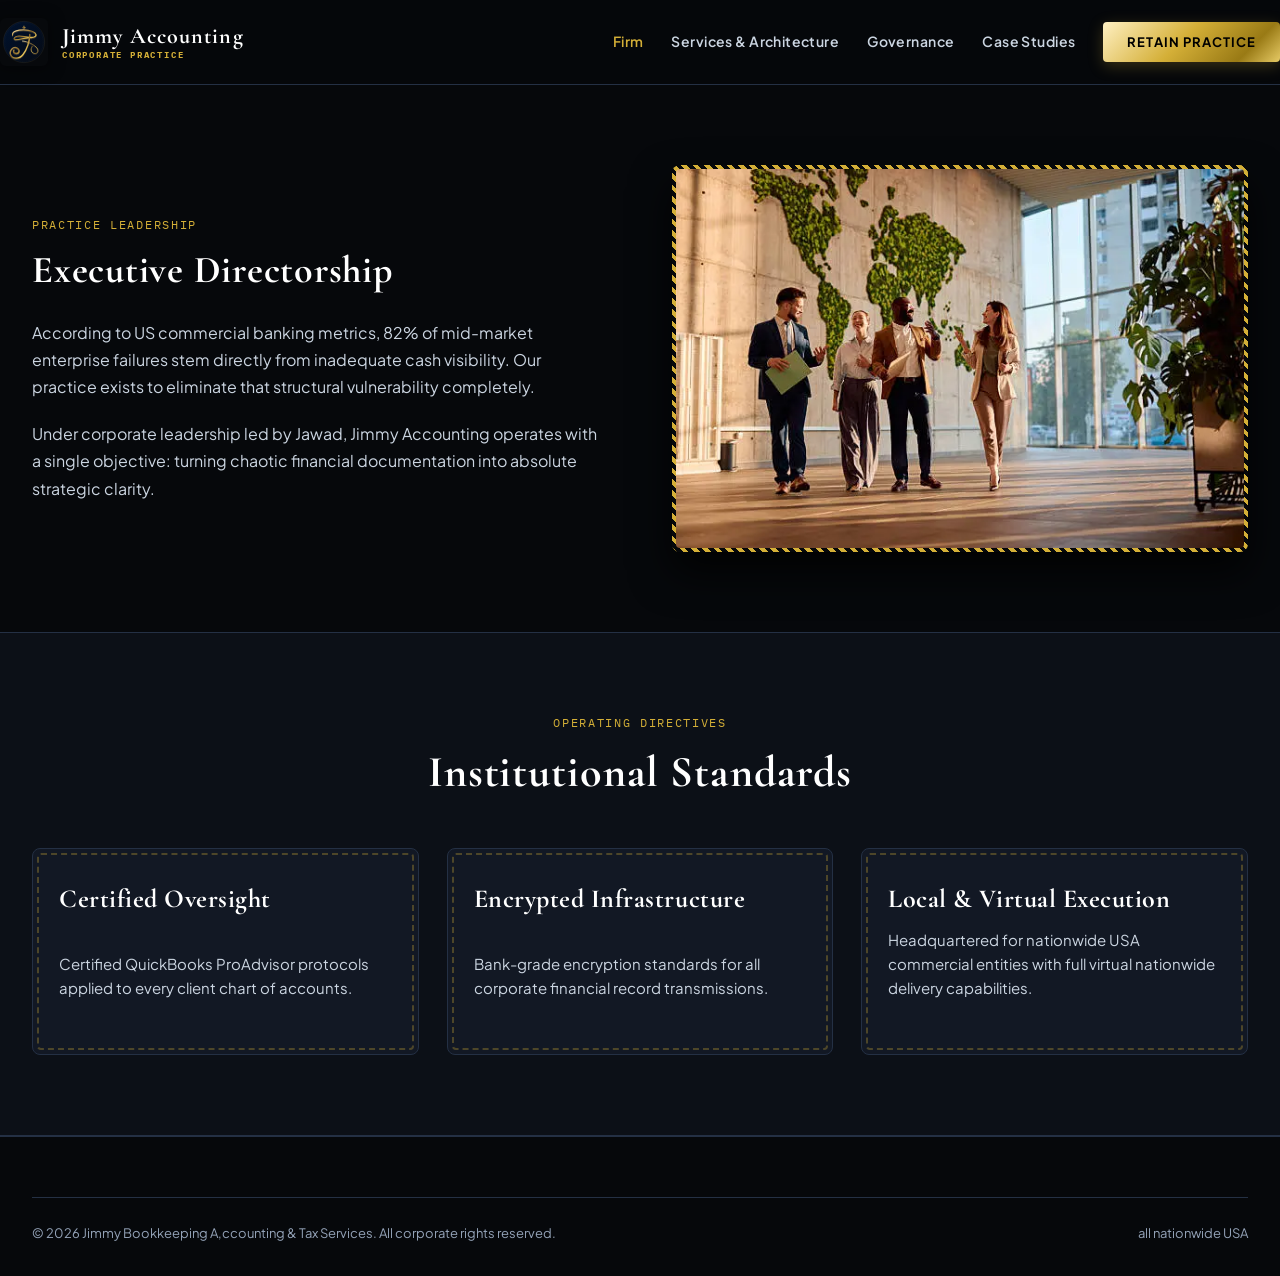
<file: about.html>
<!DOCTYPE html>
<html lang="en">
<head>
<meta charset="UTF-8">
<meta name="viewport" content="width=device-width, initial-scale=1.0">
<title>Governance &amp; Practice Leadership | Jimmy Bookkeeping</title>
<link rel="icon" type="image/svg+xml" href="images/logo.svg">
<meta name="description" content="Leadership profiles and institutional operational standards at Jimmy Accounting &amp; Tax Services.">
<link rel="stylesheet" href="css/style.css">
<link href="https://fonts.googleapis.com/css2?family=Space+Grotesk:wght@500;700&family=Public+Sans:wght@400;600;700&family=IBM+Plex+Mono:wght@500&display=swap" rel="stylesheet">
</head>
<!-- Consultation Popup Modal -->
<div class="modal-overlay" id="consultModal">
  <div class="modal-container">
    <button class="modal-close" id="modalClose" aria-label="Close modal">&times;</button>
    <div class="consult-form-container">
      <h2>Initiate Practice Retainer</h2>
      <p class="form-desc">Complete the formal inquiry protocol below. Our senior desk evaluates all corporate submissions within 24 hours.</p>
      
      <form id="consultationForm" method="POST">
        <input type="hidden" name="access_key" value="e2ac6dbc-7b9f-40e2-932b-87dc95ccae51">
        
        <div class="form-row">
          <div class="field">
            <label for="fname">First Name</label>
            <input type="text" id="fname" name="fname" placeholder="Arthur" required>
          </div>
          <div class="field">
            <label for="lname">Last Name</label>
            <input type="text" id="lname" name="lname" placeholder="Pendelton" required>
          </div>
        </div>

        <div class="form-row">
          <div class="field">
            <label for="email">Corporate Email</label>
            <input type="email" id="email" name="email" placeholder="a.pendelton@enterprise.com" required>
          </div>
          <div class="field">
            <label for="phone">Direct Contact Line</label>
            <input type="tel" id="phone" name="phone" placeholder="+1 (310) 000-0000">
          </div>
        </div>

        <div class="form-row">
          <div class="field full">
            <label for="service">Requested Practice Area</label>
            <select id="service" name="service">
              <option value="Select Area">Select Practice Area...</option>
              <option value="Foundation Setup">Foundation Setup</option>
              <option value="Monthly Bookkeeping">Monthly Bookkeeping</option>
              <option value="Full Service Management">Full Service Management</option>
            </select>
          </div>
        </div>

        <div id="dynamicFieldGroup" class="form-row"></div>

        <div class="form-row">
          <div class="field full">
            <label for="notes">Commercial Context &amp; Objectives</label>
            <textarea id="notes" name="notes" rows="4" placeholder="Brief details regarding current software, entity model, and primary accounting objectives..."></textarea>
          </div>
        </div>

        <button type="submit" class="btn" style="width:100%; margin-top:16px;">Submit Consultation Request</button>
      </form>
    </div>
  </div>
</div>
<body>

<header>
  <div class="nav wrap">
    <a href="index.html" class="brand">
      <img src="images/logo.svg" alt="Jimmy Corporate Monogram" class="brand-logo">
      <div class="brand-name">
        Jimmy Accounting 
        <span>CORPORATE PRACTICE</span>
      </div>
    </a>

    <!-- Hamburger Menu Toggle Button for Mobile/Tablet -->
    <button class="nav-toggle" id="navToggle" aria-label="Toggle navigation">
      <span></span>
      <span></span>
      <span></span>
    </button>

    <!-- Navigation Drawer Links -->
    <nav class="links" id="navLinks">
      <div class="mobile-drawer-header">
        <div class="brand-name">Jimmy Accounting</div>
        <button class="drawer-close" id="drawerClose" aria-label="Close menu">&times;</button>
      </div>
      <a href="index.html" class="active">Firm</a>
      <a href="services.html">Services &amp; Architecture</a>
      <a href="about.html">Governance</a>
      <a href="case-study.html">Case Studies</a>
      <button class="btn btn-trigger-modal">Retain Practice</button>
    </nav>
    <div class="nav-backdrop" id="navBackdrop"></div>
  </div>
</header>

<main>
  <section class="section-pad">
    <div class="wrap split-grid">
      <div>
        <div class="mono" style="color:var(--accent-gold); margin-bottom:12px;">Practice Leadership</div>
        <h2 style="font-size:38px; margin-bottom:24px;">Executive Directorship</h2>
        <p style="color:var(--text-muted); margin-bottom:20px;">According to US commercial banking metrics, 82% of mid-market enterprise failures stem directly from inadequate cash visibility. Our practice exists to eliminate that structural vulnerability completely.</p>
        <p style="color:var(--text-muted);">Under corporate leadership led by Jawad, Jimmy Accounting operates with a single objective: turning chaotic financial documentation into absolute strategic clarity.</p>
      </div>
      <div>
        <img src="images/team.jpg" class="photo-frame" alt="Jimmy Accounting Leadership Team" width="558" height="372">
      </div>
    </div>
  </section>

  <section class="section-pad raised">
    <div class="wrap">
      <div class="section-head">
        <div class="mono" style="color:var(--accent-gold); margin-bottom:12px;">Operating Directives</div>
        <h2>Institutional Standards</h2>
      </div>

      <div class="card-grid">
        <div class="card">
          <h3>Certified Oversight</h3>
          <p>Certified QuickBooks ProAdvisor protocols applied to every client chart of accounts.</p>
        </div>
        <div class="card">
          <h3>Encrypted Infrastructure</h3>
          <p>Bank-grade encryption standards for all corporate financial record transmissions.</p>
        </div>
        <div class="card">
          <h3>Local &amp; Virtual Execution</h3>
          <p>Headquartered for nationwide USA  commercial entities with full virtual nationwide delivery capabilities.</p>
        </div>
      </div>
    </div>
  </section>
</main>

<footer>
  <div class="wrap">
    <div class="footer-bottom">
      <span>&copy; 2026 Jimmy Bookkeeping A,ccounting &amp; Tax Services. All corporate rights reserved.</span>
      <span>all nationwide USA</span>
    </div>
  </div>
</footer>

<script src="js/main.js"></script>
</body>
</html>
</file>
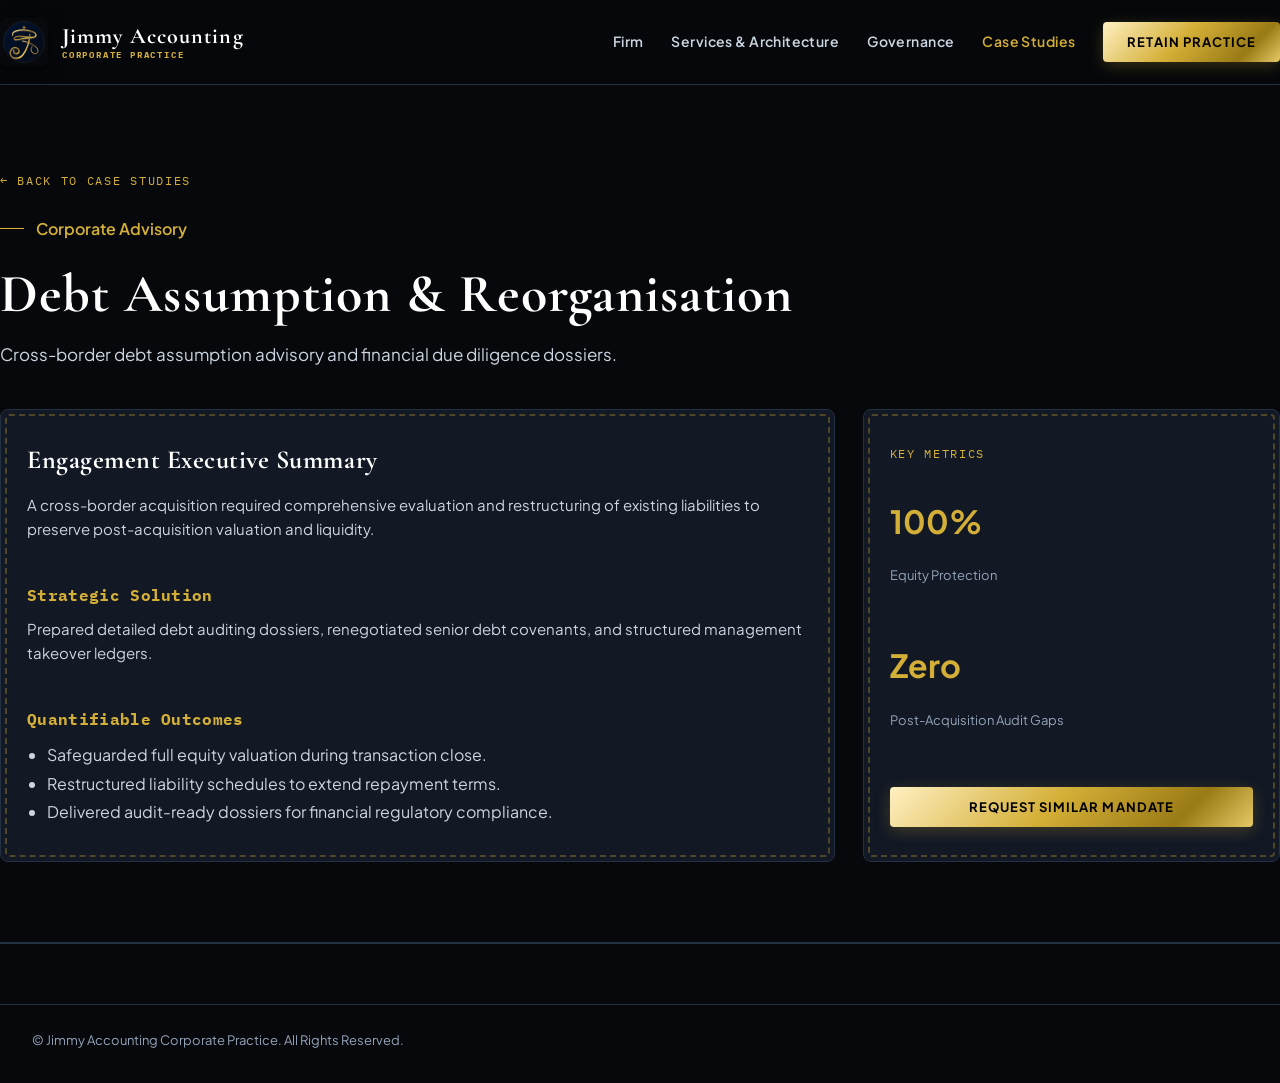
<file: case-study-debt.html>
<!DOCTYPE html>
<html lang="en">
<head>
  <meta charset="UTF-8">
  <meta name="viewport" content="width=device-width, initial-scale=1.0">
  <title>Debt Assumption & Reorganisation | Jimmy Accounting</title>
  <link rel="icon" type="image/svg+xml" href="images/logo.svg">

  <link rel="stylesheet" href="css/style.css">
</head>
<body>

<header>
  <div class="nav wrap">
    <a href="index.html" class="brand">
      <img src="images/logo.svg" alt="Jimmy Corporate Monogram" class="brand-logo">
      <div class="brand-name">Jimmy Accounting <span>CORPORATE PRACTICE</span></div>
    </a>
    <button class="nav-toggle" id="navToggle" aria-label="Toggle navigation"><span></span><span></span><span></span></button>
    <nav class="links" id="navLinks">
      <div class="mobile-drawer-header">
        <div class="brand-name">Jimmy Accounting</div>
        <button class="drawer-close" id="drawerClose" aria-label="Close menu">&times;</button>
      </div>
      <a href="index.html">Firm</a>
      <a href="services.html">Services &amp; Architecture</a>
      <a href="about.html">Governance</a>
      <a href="case-study.html" class="active">Case Studies</a>
      <button class="btn btn-trigger-modal">Retain Practice</button>
    </nav>
    <div class="nav-backdrop" id="navBackdrop"></div>
  </div>
</header>

<main class="wrap section-pad">
  <a href="case-study.html" class="mono" style="display:inline-block; margin-bottom:24px;">&larr; Back to Case Studies</a>
  <div class="eyebrow">Corporate Advisory</div>
  <h1 class="headline" style="margin-bottom:16px;">Debt Assumption &amp; Reorganisation</h1>
  <p class="lead">Cross-border debt assumption advisory and financial due diligence dossiers.</p>

  <div class="card-grid detail-grid">
    <div class="card" style="grid-column: span 1;">
      <h3 style="margin-bottom:16px;">Engagement Executive Summary</h3>
      <p>A cross-border acquisition required comprehensive evaluation and restructuring of existing liabilities to preserve post-acquisition valuation and liquidity.</p>
      
      <h4 style="color:var(--accent-gold); margin: 24px 0 12px; font-family:var(--font-mono);">Strategic Solution</h4>
      <p>Prepared detailed debt auditing dossiers, renegotiated senior debt covenants, and structured management takeover ledgers.</p>

      <h4 style="color:var(--accent-gold); margin: 24px 0 12px; font-family:var(--font-mono);">Quantifiable Outcomes</h4>
      <ul style="color:var(--text-muted); padding-left:20px; line-height:1.8;">
        <li>Safeguarded full equity valuation during transaction close.</li>
        <li>Restructured liability schedules to extend repayment terms.</li>
        <li>Delivered audit-ready dossiers for financial regulatory compliance.</li>
      </ul>
    </div>

    <div class="card">
      <div class="mono">Key Metrics</div>
      <div style="font-size:32px; font-weight:700; color:var(--accent-gold); margin: 16px 0 4px;">100%</div>
      <p style="font-size:13px; color:var(--text-dim); margin-bottom:24px;">Equity Protection</p>

      <div style="font-size:32px; font-weight:700; color:var(--accent-gold); margin: 16px 0 4px;">Zero</div>
      <p style="font-size:13px; color:var(--text-dim); margin-bottom:24px;">Post-Acquisition Audit Gaps</p>

      <button class="btn btn-trigger-modal" style="width:100%; margin-top:20px;">Request Similar Mandate</button>
    </div>
  </div>
</main>

<footer>
  <div class="wrap footer-bottom">
    <div>&copy; Jimmy Accounting Corporate Practice. All Rights Reserved.</div>
  </div>
</footer>

<div class="modal-overlay" id="consultModal">
  <div class="modal-container">
    <button class="modal-close" id="modalClose" aria-label="Close modal">&times;</button>
    <div class="consult-form-container">
      <h2>Initiate Practice Retainer</h2>
      <p class="form-desc">Complete the formal inquiry protocol below.</p>
      <form id="consultationForm" method="POST">
        <input type="hidden" name="access_key" value="e2ac6dbc-7b9f-40e2-932b-87dc95ccae51">
        <div class="form-row">
          <div class="field"><label for="fname">First Name</label><input type="text" id="fname" name="fname" required></div>
          <div class="field"><label for="lname">Last Name</label><input type="text" id="lname" name="lname" required></div>
        </div>
        <div class="form-row">
          <div class="field full"><label for="email">Corporate Email</label><input type="email" id="email" name="email" required></div>
        </div>
        <button type="submit" class="btn" style="width:100%; margin-top:16px;">Submit Consultation Request</button>
      </form>
    </div>
  </div>
</div>

<script src="js/main.js"></script>
</body>
</html>
</file>
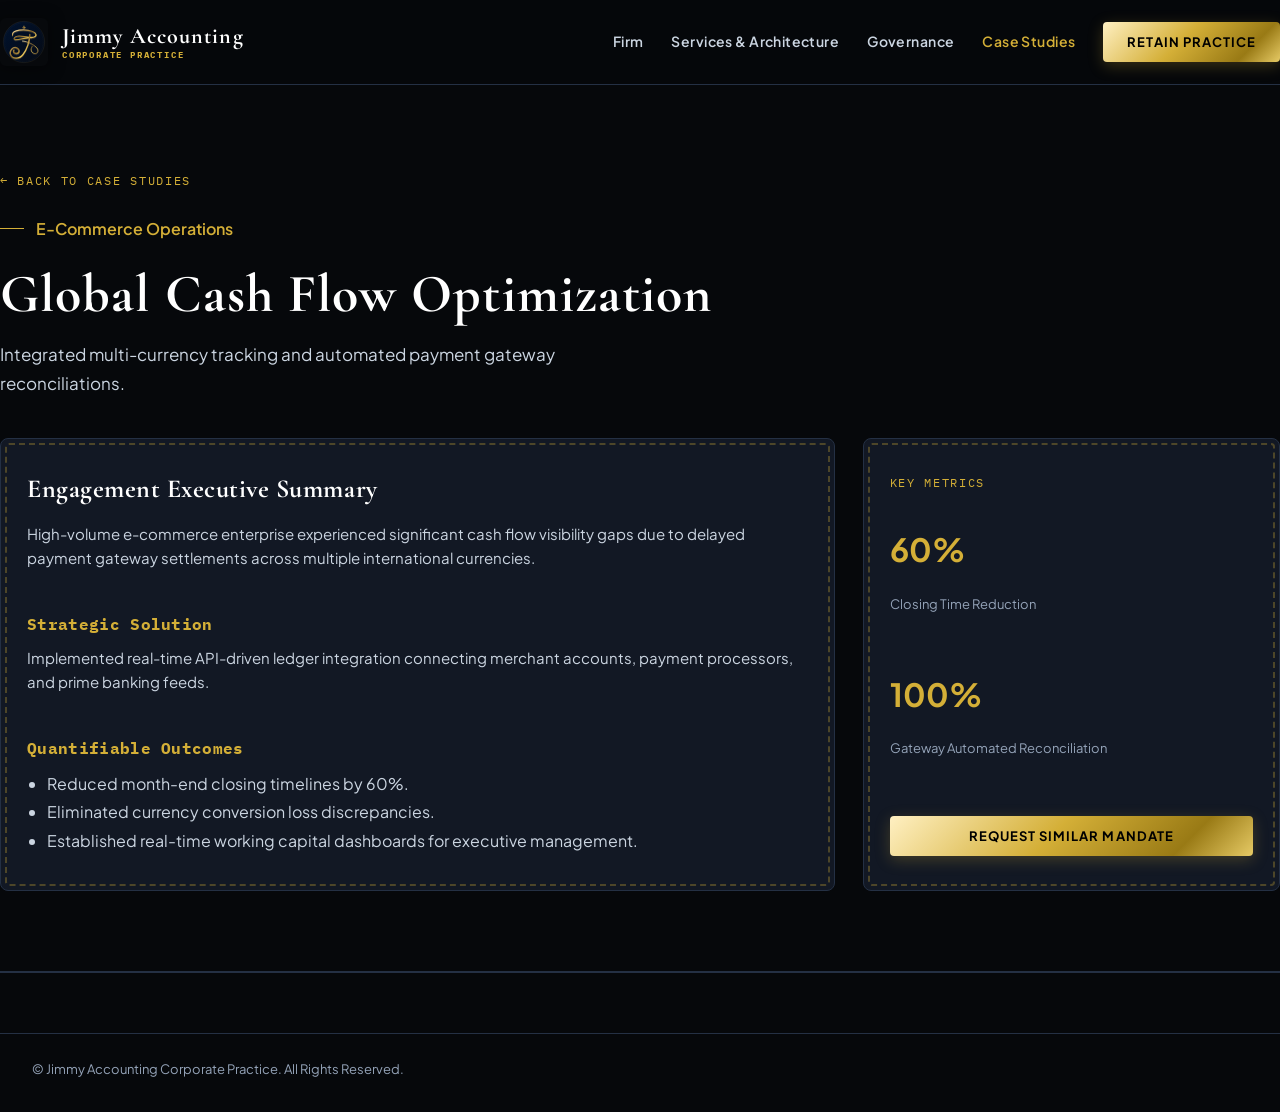
<file: case-study-ecommerce.html>
<!DOCTYPE html>
<html lang="en">
<head>
  <meta charset="UTF-8">
  <meta name="viewport" content="width=device-width, initial-scale=1.0">
  <title>Global Cash Flow Optimization | Jimmy Accounting</title>
  <link rel="icon" type="image/svg+xml" href="images/logo.svg">

  <link rel="stylesheet" href="css/style.css">
</head>
<body>

<header>
  <div class="nav wrap">
    <a href="index.html" class="brand">
      <img src="images/logo.svg" alt="Jimmy Corporate Monogram" class="brand-logo">
      <div class="brand-name">Jimmy Accounting <span>CORPORATE PRACTICE</span></div>
    </a>
    <button class="nav-toggle" id="navToggle" aria-label="Toggle navigation"><span></span><span></span><span></span></button>
    <nav class="links" id="navLinks">
      <div class="mobile-drawer-header">
        <div class="brand-name">Jimmy Accounting</div>
        <button class="drawer-close" id="drawerClose" aria-label="Close menu">&times;</button>
      </div>
      <a href="index.html">Firm</a>
      <a href="services.html">Services &amp; Architecture</a>
      <a href="about.html">Governance</a>
      <a href="case-study.html" class="active">Case Studies</a>
      <button class="btn btn-trigger-modal">Retain Practice</button>
    </nav>
    <div class="nav-backdrop" id="navBackdrop"></div>
  </div>
</header>

<main class="wrap section-pad">
  <a href="case-study.html" class="mono" style="display:inline-block; margin-bottom:24px;">&larr; Back to Case Studies</a>
  <div class="eyebrow">E-Commerce Operations</div>
  <h1 class="headline" style="margin-bottom:16px;">Global Cash Flow Optimization</h1>
  <p class="lead">Integrated multi-currency tracking and automated payment gateway reconciliations.</p>

  <div class="card-grid detail-grid">
    <div class="card" style="grid-column: span 1;">
      <h3 style="margin-bottom:16px;">Engagement Executive Summary</h3>
      <p>High-volume e-commerce enterprise experienced significant cash flow visibility gaps due to delayed payment gateway settlements across multiple international currencies.</p>
      
      <h4 style="color:var(--accent-gold); margin: 24px 0 12px; font-family:var(--font-mono);">Strategic Solution</h4>
      <p>Implemented real-time API-driven ledger integration connecting merchant accounts, payment processors, and prime banking feeds.</p>

      <h4 style="color:var(--accent-gold); margin: 24px 0 12px; font-family:var(--font-mono);">Quantifiable Outcomes</h4>
      <ul style="color:var(--text-muted); padding-left:20px; line-height:1.8;">
        <li>Reduced month-end closing timelines by 60%.</li>
        <li>Eliminated currency conversion loss discrepancies.</li>
        <li>Established real-time working capital dashboards for executive management.</li>
      </ul>
    </div>

    <div class="card">
      <div class="mono">Key Metrics</div>
      <div style="font-size:32px; font-weight:700; color:var(--accent-gold); margin: 16px 0 4px;">60%</div>
      <p style="font-size:13px; color:var(--text-dim); margin-bottom:24px;">Closing Time Reduction</p>

      <div style="font-size:32px; font-weight:700; color:var(--accent-gold); margin: 16px 0 4px;">100%</div>
      <p style="font-size:13px; color:var(--text-dim); margin-bottom:24px;">Gateway Automated Reconciliation</p>

      <button class="btn btn-trigger-modal" style="width:100%; margin-top:20px;">Request Similar Mandate</button>
    </div>
  </div>
</main>

<footer>
  <div class="wrap footer-bottom">
    <div>&copy; Jimmy Accounting Corporate Practice. All Rights Reserved.</div>
  </div>
</footer>

<div class="modal-overlay" id="consultModal">
  <div class="modal-container">
    <button class="modal-close" id="modalClose" aria-label="Close modal">&times;</button>
    <div class="consult-form-container">
      <h2>Initiate Practice Retainer</h2>
      <p class="form-desc">Complete the formal inquiry protocol below.</p>
      <form id="consultationForm" method="POST">
        <input type="hidden" name="access_key" value="e2ac6dbc-7b9f-40e2-932b-87dc95ccae51">
        <div class="form-row">
          <div class="field"><label for="fname">First Name</label><input type="text" id="fname" name="fname" required></div>
          <div class="field"><label for="lname">Last Name</label><input type="text" id="lname" name="lname" required></div>
        </div>
        <div class="form-row">
          <div class="field full"><label for="email">Corporate Email</label><input type="email" id="email" name="email" required></div>
        </div>
        <button type="submit" class="btn" style="width:100%; margin-top:16px;">Submit Consultation Request</button>
      </form>
    </div>
  </div>
</div>

<script src="js/main.js"></script>
</body>
</html>
</file>
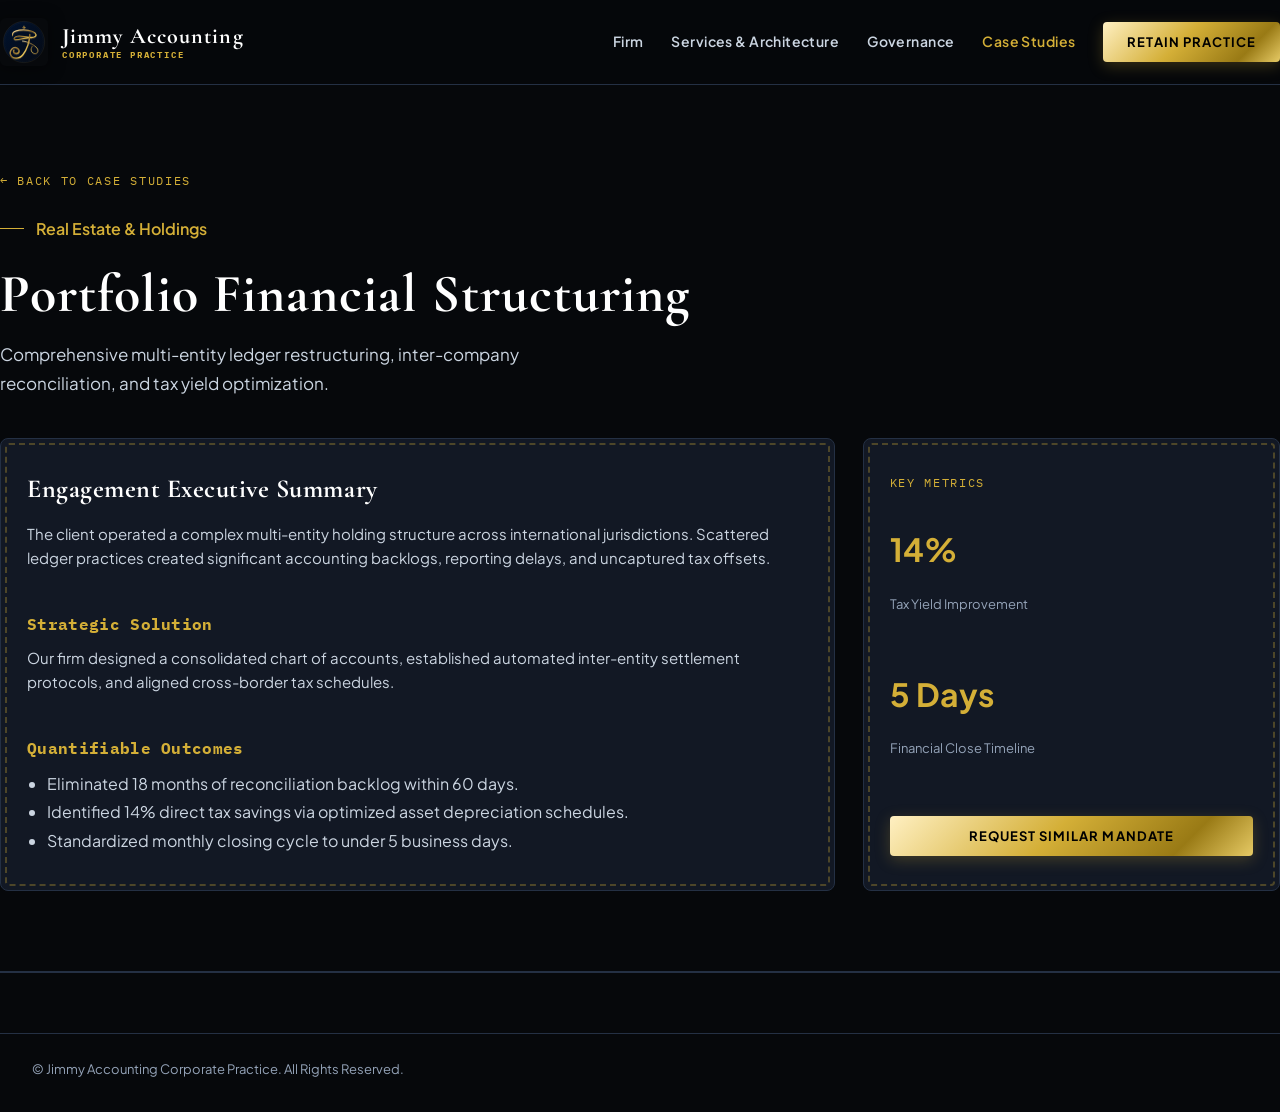
<file: case-study-real-estate.html>
<!DOCTYPE html>
<html lang="en">
<head>
  <meta charset="UTF-8">
  <meta name="viewport" content="width=device-width, initial-scale=1.0">
  <title>Portfolio Financial Structuring | Jimmy Accounting</title>
  <link rel="icon" type="image/svg+xml" href="images/logo.svg">

  <link rel="stylesheet" href="css/style.css">
</head>
<body>

<header>
  <div class="nav wrap">
    <a href="index.html" class="brand">
      <img src="images/logo.svg" alt="Jimmy Corporate Monogram" class="brand-logo">
      <div class="brand-name">
        Jimmy Accounting 
        <span>CORPORATE PRACTICE</span>
      </div>
    </a>

    <button class="nav-toggle" id="navToggle" aria-label="Toggle navigation">
      <span></span><span></span><span></span>
    </button>

    <nav class="links" id="navLinks">
      <div class="mobile-drawer-header">
        <div class="brand-name">Jimmy Accounting</div>
        <button class="drawer-close" id="drawerClose" aria-label="Close menu">&times;</button>
      </div>
      <a href="index.html">Firm</a>
      <a href="services.html">Services &amp; Architecture</a>
      <a href="about.html">Governance</a>
      <a href="case-study.html" class="active">Case Studies</a>
      <button class="btn btn-trigger-modal">Retain Practice</button>
    </nav>
    <div class="nav-backdrop" id="navBackdrop"></div>
  </div>
</header>

<main class="wrap section-pad">
  <a href="case-study.html" class="mono" style="display:inline-block; margin-bottom:24px;">&larr; Back to Case Studies</a>
  <div class="eyebrow">Real Estate &amp; Holdings</div>
  <h1 class="headline" style="margin-bottom:16px;">Portfolio Financial Structuring</h1>
  <p class="lead">Comprehensive multi-entity ledger restructuring, inter-company reconciliation, and tax yield optimization.</p>

  <div class="card-grid detail-grid">
    <div class="card" style="grid-column: span 1;">
      <h3 style="margin-bottom:16px;">Engagement Executive Summary</h3>
      <p>The client operated a complex multi-entity holding structure across international jurisdictions. Scattered ledger practices created significant accounting backlogs, reporting delays, and uncaptured tax offsets.</p>
      
      <h4 style="color:var(--accent-gold); margin: 24px 0 12px; font-family:var(--font-mono);">Strategic Solution</h4>
      <p>Our firm designed a consolidated chart of accounts, established automated inter-entity settlement protocols, and aligned cross-border tax schedules.</p>

      <h4 style="color:var(--accent-gold); margin: 24px 0 12px; font-family:var(--font-mono);">Quantifiable Outcomes</h4>
      <ul style="color:var(--text-muted); padding-left:20px; line-height:1.8;">
        <li>Eliminated 18 months of reconciliation backlog within 60 days.</li>
        <li>Identified 14% direct tax savings via optimized asset depreciation schedules.</li>
        <li>Standardized monthly closing cycle to under 5 business days.</li>
      </ul>
    </div>

    <div class="card">
      <div class="mono">Key Metrics</div>
      <div style="font-size:32px; font-weight:700; color:var(--accent-gold); margin: 16px 0 4px;">14%</div>
      <p style="font-size:13px; color:var(--text-dim); margin-bottom:24px;">Tax Yield Improvement</p>

      <div style="font-size:32px; font-weight:700; color:var(--accent-gold); margin: 16px 0 4px;">5 Days</div>
      <p style="font-size:13px; color:var(--text-dim); margin-bottom:24px;">Financial Close Timeline</p>

      <button class="btn btn-trigger-modal" style="width:100%; margin-top:20px;">Request Similar Mandate</button>
    </div>
  </div>
</main>

<footer>
  <div class="wrap footer-bottom">
    <div>&copy; Jimmy Accounting Corporate Practice. All Rights Reserved.</div>
  </div>
</footer>

<div class="modal-overlay" id="consultModal">
  <div class="modal-container">
    <button class="modal-close" id="modalClose" aria-label="Close modal">&times;</button>
    <div class="consult-form-container">
      <h2>Initiate Practice Retainer</h2>
      <p class="form-desc">Complete the formal inquiry protocol below.</p>
      <form id="consultationForm" method="POST">
        <input type="hidden" name="access_key" value="e2ac6dbc-7b9f-40e2-932b-87dc95ccae51">
        <div class="form-row">
          <div class="field"><label for="fname">First Name</label><input type="text" id="fname" name="fname" required></div>
          <div class="field"><label for="lname">Last Name</label><input type="text" id="lname" name="lname" required></div>
        </div>
        <div class="form-row">
          <div class="field full"><label for="email">Corporate Email</label><input type="email" id="email" name="email" required></div>
        </div>
        <button type="submit" class="btn" style="width:100%; margin-top:16px;">Submit Consultation Request</button>
      </form>
    </div>
  </div>
</div>

<script src="js/main.js"></script>
</body>
</html>
</file>
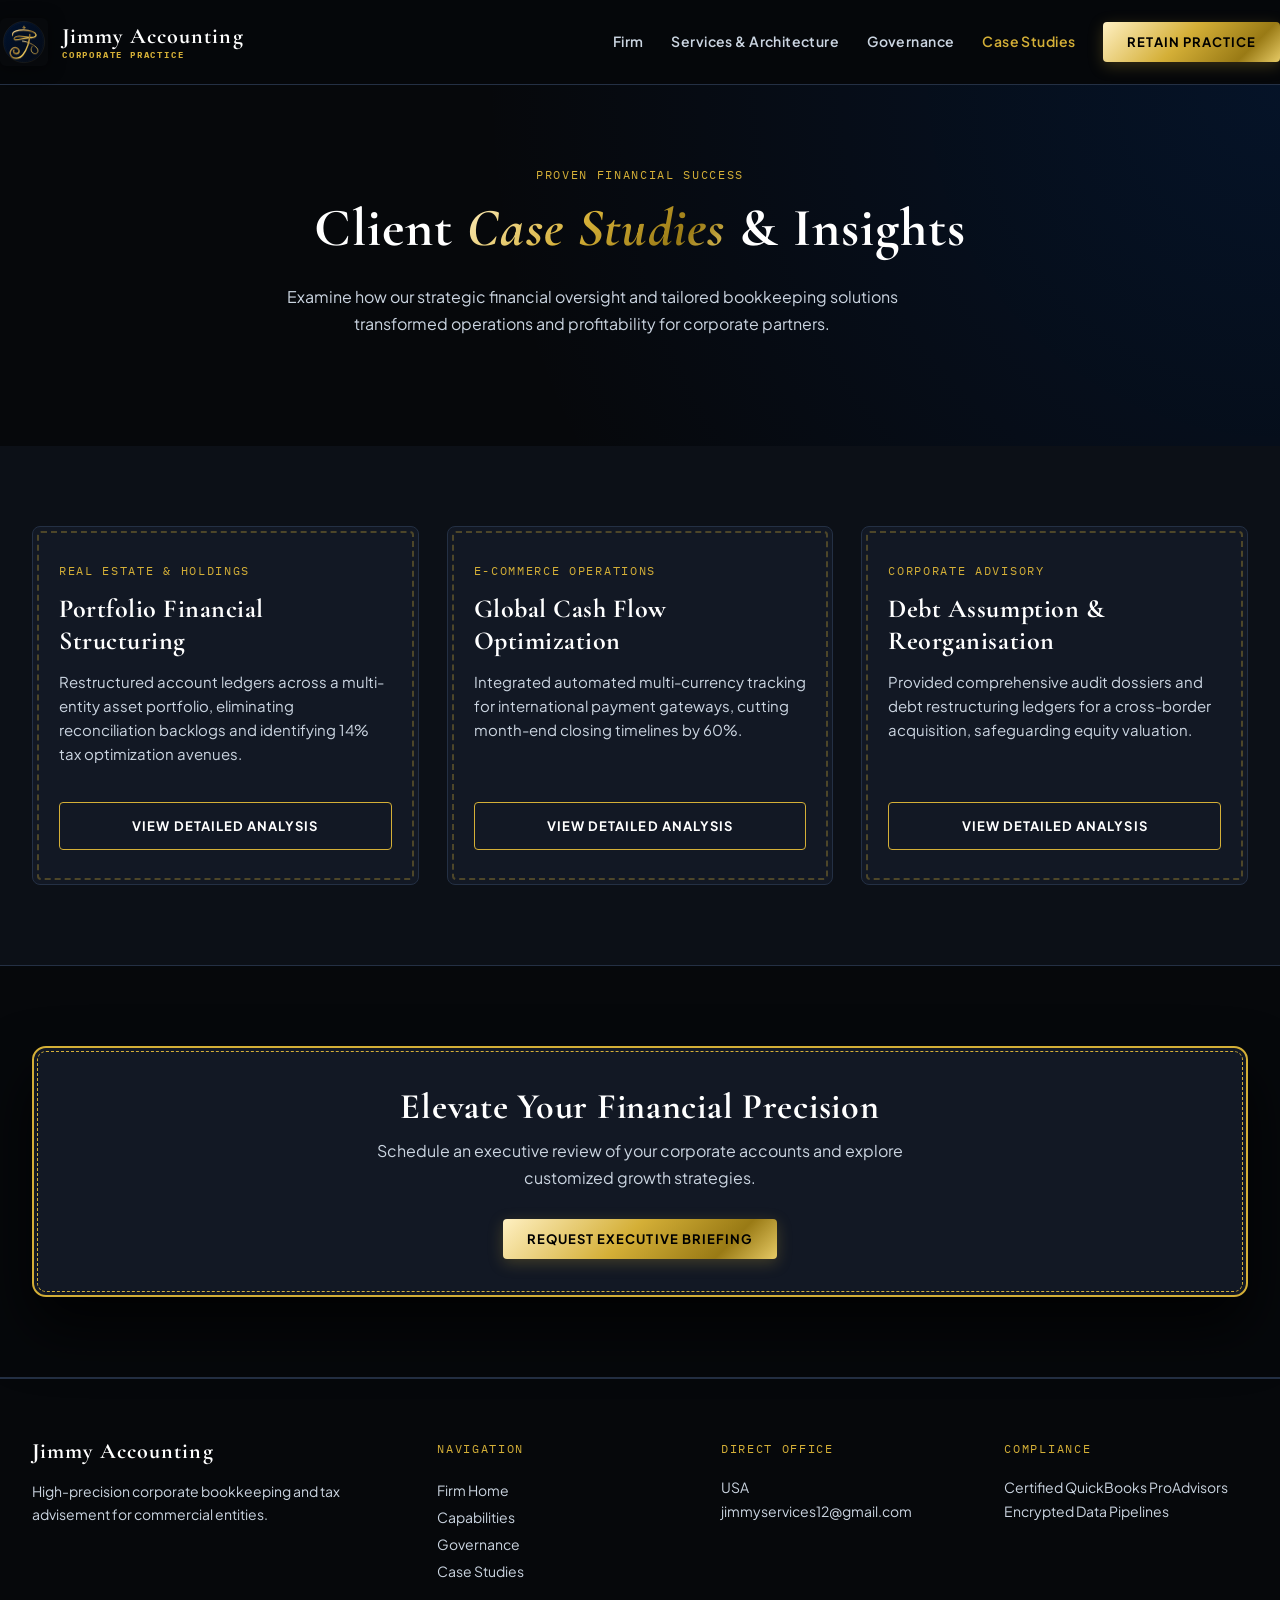
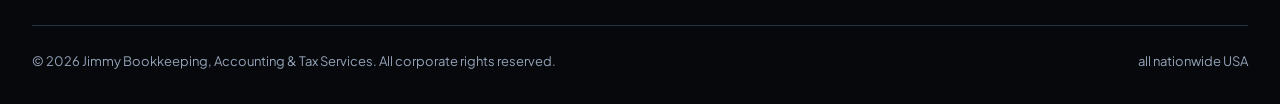
<file: case-study.html>
<!DOCTYPE html>
<html lang="en">
<head>
<meta charset="UTF-8">
<meta name="viewport" content="width=device-width, initial-scale=1.0">
<title>Case Studies & Insights | Jimmy Bookkeeping, Accounting & Tax Services</title>
<link rel="icon" type="image/svg+xml" href="images/logo.svg">
<meta name="description" content="Examine how our strategic financial oversight transformed operations and profitability for corporate partners.">
<link rel="stylesheet" href="css/style.css">
<link href="https://fonts.googleapis.com/css2?family=Space+Grotesk:wght@500;700&family=Public+Sans:wght@400;600;700&family=IBM+Plex+Mono:wght@500&display=swap" rel="stylesheet">
</head>

<!-- Consultation Popup Modal -->
<div class="modal-overlay" id="consultModal">
  <div class="modal-container">
    <button class="modal-close" id="modalClose" aria-label="Close modal">&times;</button>
    <div class="consult-form-container">
      <h2>Initiate Practice Retainer</h2>
      <p class="form-desc">Complete the formal inquiry protocol below. Our senior desk evaluates all corporate submissions within 24 hours.</p>
      
      <form id="consultationForm" method="POST">
        <input type="hidden" name="access_key" value="e2ac6dbc-7b9f-40e2-932b-87dc95ccae51">
        
        <div class="form-row">
          <div class="field">
            <label for="fname">First Name</label>
            <input type="text" id="fname" name="fname" placeholder="Arthur" required>
          </div>
          <div class="field">
            <label for="lname">Last Name</label>
            <input type="text" id="lname" name="lname" placeholder="Pendelton" required>
          </div>
        </div>

        <div class="form-row">
          <div class="field">
            <label for="email">Corporate Email</label>
            <input type="email" id="email" name="email" placeholder="a.pendelton@enterprise.com" required>
          </div>
          <div class="field">
            <label for="phone">Direct Contact Line</label>
            <input type="tel" id="phone" name="phone" placeholder="+1 (310) 000-0000">
          </div>
        </div>

        <div class="form-row">
          <div class="field full">
            <label for="service">Requested Practice Area</label>
            <select id="service" name="service">
              <option value="Select Area">Select Practice Area...</option>
              <option value="Foundation Setup">Foundation Setup</option>
              <option value="Monthly Bookkeeping">Monthly Bookkeeping</option>
              <option value="Full Service Management">Full Service Management</option>
            </select>
          </div>
        </div>

        <div id="dynamicFieldGroup" class="form-row"></div>

        <div class="form-row">
          <div class="field full">
            <label for="notes">Commercial Context &amp; Objectives</label>
            <textarea id="notes" name="notes" rows="4" placeholder="Brief details regarding current software, entity model, and primary accounting objectives..."></textarea>
          </div>
        </div>

        <button type="submit" class="btn" style="width:100%; margin-top:16px;">Submit Consultation Request</button>
      </form>
    </div>
  </div>
</div>

<body>

<!-- Header -->
<header>
  <div class="nav wrap">
    <a href="index.html" class="brand">
      <img src="images/logo.svg" alt="Jimmy Corporate Monogram" class="brand-logo">
      <div class="brand-name">
        Jimmy Accounting 
        <span>CORPORATE PRACTICE</span>
      </div>
    </a>

    <!-- Hamburger Menu Toggle Button for Mobile/Tablet -->
    <button class="nav-toggle" id="navToggle" aria-label="Toggle navigation">
      <span></span>
      <span></span>
      <span></span>
    </button>

    <!-- Navigation Drawer Links -->
    <nav class="links" id="navLinks">
      <div class="mobile-drawer-header">
        <div class="brand-name">Jimmy Accounting</div>
        <button class="drawer-close" id="drawerClose" aria-label="Close menu">&times;</button>
      </div>
      <a href="index.html">Firm</a>
      <a href="services.html">Services &amp; Architecture</a>
      <a href="about.html">Governance</a>
      <a href="case-study.html" class="active">Case Studies</a>
      <button class="btn btn-trigger-modal">Retain Practice</button>
    </nav>
    <div class="nav-backdrop" id="navBackdrop"></div>
  </div>
</header>

<main>
  <!-- Hero Section -->
  <section class="hero">
    <div class="wrap">
      <div class="section-head">
        <div class="mono" style="color:var(--accent-gold); margin-bottom:12px;">Proven Financial Success</div>
        <h1 class="headline">Client <em>Case Studies</em> &amp; Insights</h1>
        <p class="lead">Examine how our strategic financial oversight and tailored bookkeeping solutions transformed operations and profitability for corporate partners.</p>
      </div>
    </div>
  </section>

  <!-- Case Studies Grid Section -->
  <section class="section-pad raised">
    <div class="wrap">
      <div class="card-grid">

        <!-- Case Study 1: Real Estate & Holdings -->
        <div class="card">
          <div>
            <div class="mono" style="color:var(--accent-gold); margin-bottom:12px;">Real Estate &amp; Holdings</div>
            <h3>Portfolio Financial Structuring</h3>
            <p>Restructured account ledgers across a multi-entity asset portfolio, eliminating reconciliation backlogs and identifying 14% tax optimization avenues.</p>
          </div>
          <a href="case-study-real-estate.html" class="btn btn-outline" style="width: 100%; text-align: center; margin-top:16px;">View Detailed Analysis</a>
        </div>

        <!-- Case Study 2: E-Commerce Operations -->
        <div class="card">
          <div>
            <div class="mono" style="color:var(--accent-gold); margin-bottom:12px;">E-Commerce Operations</div>
            <h3>Global Cash Flow Optimization</h3>
            <p>Integrated automated multi-currency tracking for international payment gateways, cutting month-end closing timelines by 60%.</p>
          </div>
          <a href="case-study-ecommerce.html" class="btn btn-outline" style="width: 100%; text-align: center; margin-top:16px;">View Detailed Analysis</a>
        </div>

        <!-- Case Study 3: Corporate Advisory -->
        <div class="card">
          <div>
            <div class="mono" style="color:var(--accent-gold); margin-bottom:12px;">Corporate Advisory</div>
            <h3>Debt Assumption &amp; Reorganisation</h3>
            <p>Provided comprehensive audit dossiers and debt restructuring ledgers for a cross-border acquisition, safeguarding equity valuation.</p>
          </div>
          <a href="case-study-debt.html" class="btn btn-outline" style="width: 100%; text-align: center; margin-top:16px;">View Detailed Analysis</a>
        </div>

      </div>
    </div>
  </section>

  <!-- Consultation CTA -->
  <section class="section-pad">
    <div class="wrap">
      <div class="consult-form-container" style="text-align: center;">
        <h2>Elevate Your Financial Precision</h2>
        <p style="color: var(--text-muted); margin-bottom: 28px; max-width: 600px; margin-left: auto; margin-right: auto;">Schedule an executive review of your corporate accounts and explore customized growth strategies.</p>
        <button class="btn btn-trigger-modal">Request Executive Briefing</button>
      </div>
    </div>
  </section>
</main>

<!-- Footer -->
<footer>
  <div class="wrap">
    <div class="footer-grid">
      <div>
        <div class="brand-name" style="margin-bottom:16px;">Jimmy Accounting</div>
        <p style="color:var(--text-muted); font-size:14px; max-width:32ch;">High-precision corporate bookkeeping and tax advisement for commercial entities.</p>
      </div>
      <div>
        <div class="mono" style="color:var(--accent-gold); margin-bottom:16px;">Navigation</div>
        <p><a href="index.html" style="color:var(--text-muted); font-size:14px;">Firm Home</a></p>
        <p><a href="services.html" style="color:var(--text-muted); font-size:14px;">Capabilities</a></p>
        <p><a href="about.html" style="color:var(--text-muted); font-size:14px;">Governance</a></p>
        <p><a href="case-study.html" style="color:var(--text-muted); font-size:14px;">Case Studies</a></p>
      </div>
      <div>
        <div class="mono" style="color:var(--accent-gold); margin-bottom:16px;">Direct Office</div>
        <p style="color:var(--text-muted); font-size:14px;">USA</p>
        <p style="color:var(--text-muted); font-size:14px;">jimmyservices12@gmail.com</p>
      </div>
      <div>
        <div class="mono" style="color:var(--accent-gold); margin-bottom:16px;">Compliance</div>
        <p style="color:var(--text-muted); font-size:14px;">Certified QuickBooks ProAdvisors</p>
        <p style="color:var(--text-muted); font-size:14px;">Encrypted Data Pipelines</p>
      </div>
    </div>
    <div class="footer-bottom">
      <span>&copy; 2026 Jimmy Bookkeeping, Accounting &amp; Tax Services. All corporate rights reserved.</span>
      <span>all nationwide USA</span>
    </div>
  </div>
</footer>

<script src="js/main.js"></script>
</body>
</html>
</file>
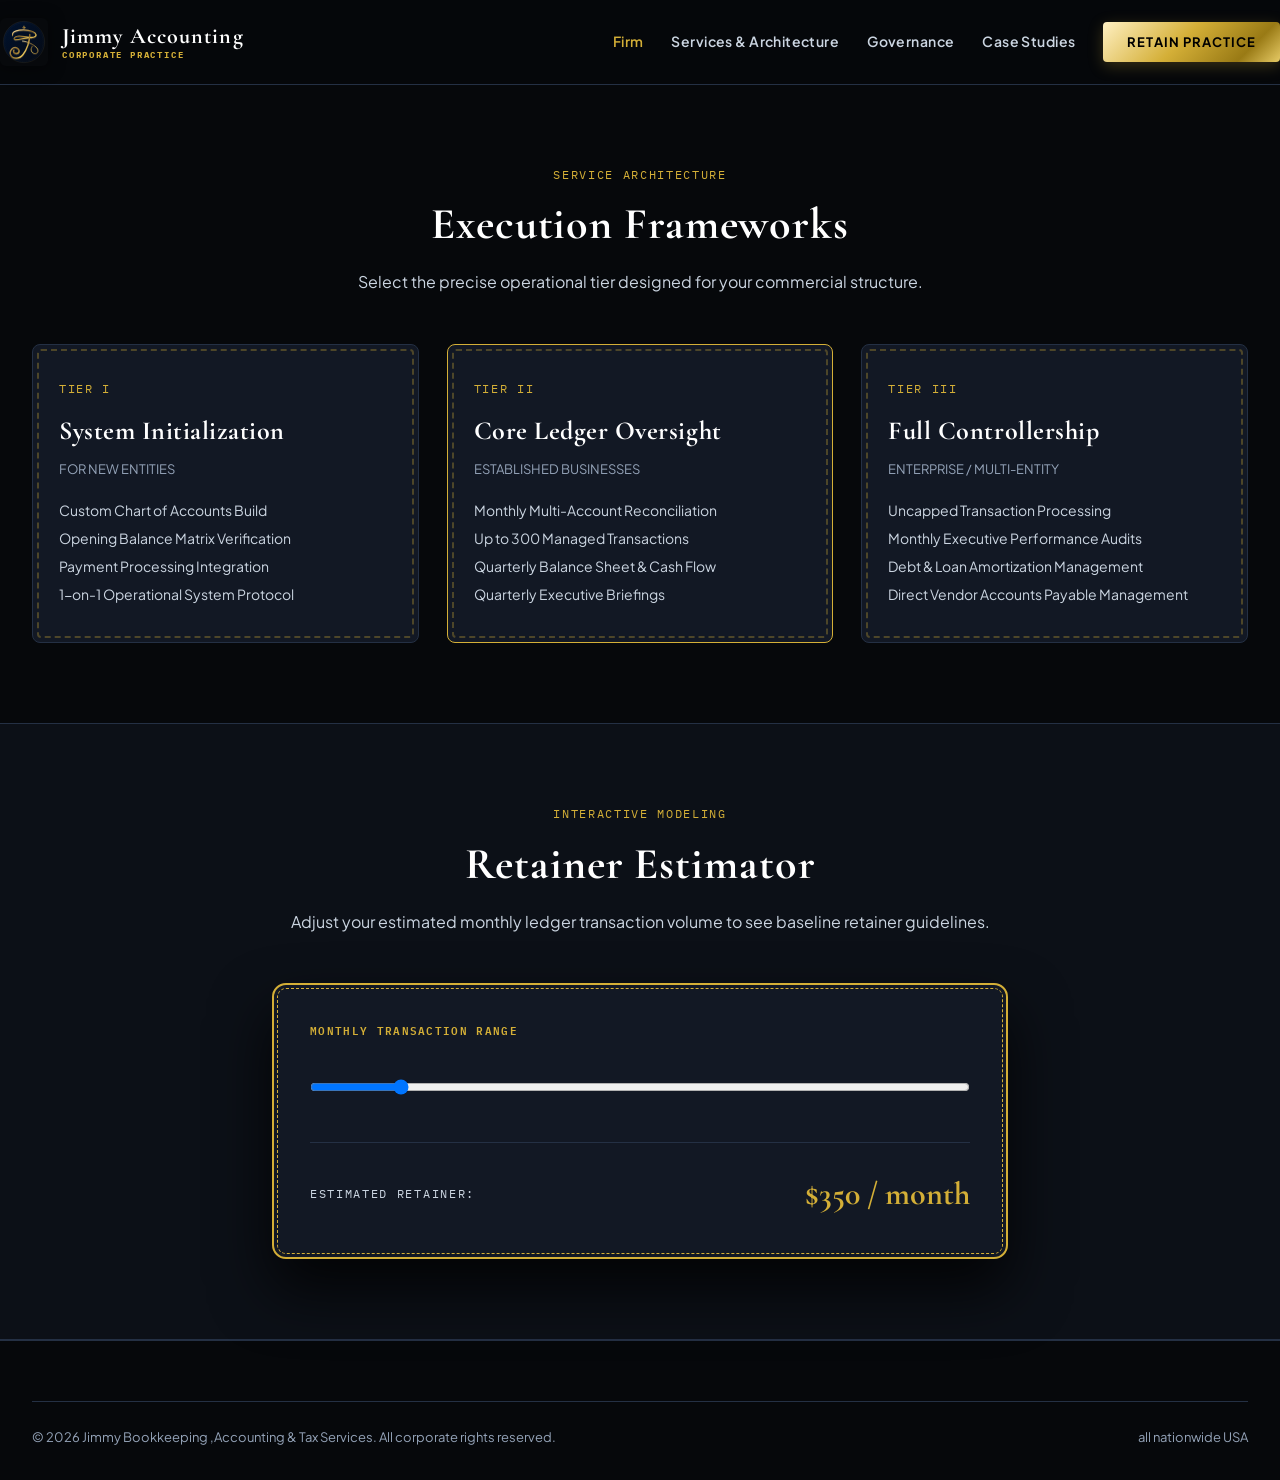
<file: services.html>
<!DOCTYPE html>
<html lang="en">
<head>
<meta charset="UTF-8">
<meta name="viewport" content="width=device-width, initial-scale=1.0">
<title>Services &amp; Architecture | Jimmy Bookkeeping ,Accounting &amp; Tax Services</title>
<link rel="icon" type="image/svg+xml" href="images/logo.svg">
<meta name="description" content="Comprehensive tier breakdowns and estimation modeling for enterprise accounting services.">
<link rel="stylesheet" href="css/style.css">
<link href="https://fonts.googleapis.com/css2?family=Space+Grotesk:wght@500;700&family=Public+Sans:wght@400;600;700&family=IBM+Plex+Mono:wght@500&display=swap" rel="stylesheet">
</head>
<!-- Consultation Popup Modal -->
<div class="modal-overlay" id="consultModal">
  <div class="modal-container">
    <button class="modal-close" id="modalClose" aria-label="Close modal">&times;</button>
    <div class="consult-form-container">
      <h2>Initiate Practice Retainer</h2>
      <p class="form-desc">Complete the formal inquiry protocol below. Our senior desk evaluates all corporate submissions within 24 hours.</p>
      
      <form id="consultationForm" method="POST">
        <input type="hidden" name="access_key" value="e2ac6dbc-7b9f-40e2-932b-87dc95ccae51">
        
        <div class="form-row">
          <div class="field">
            <label for="fname">First Name</label>
            <input type="text" id="fname" name="fname" placeholder="Arthur" required>
          </div>
          <div class="field">
            <label for="lname">Last Name</label>
            <input type="text" id="lname" name="lname" placeholder="Pendelton" required>
          </div>
        </div>

        <div class="form-row">
          <div class="field">
            <label for="email">Corporate Email</label>
            <input type="email" id="email" name="email" placeholder="a.pendelton@enterprise.com" required>
          </div>
          <div class="field">
            <label for="phone">Direct Contact Line</label>
            <input type="tel" id="phone" name="phone" placeholder="+1 (310) 000-0000">
          </div>
        </div>

        <div class="form-row">
          <div class="field full">
            <label for="service">Requested Practice Area</label>
            <select id="service" name="service">
              <option value="Select Area">Select Practice Area...</option>
              <option value="Foundation Setup">Foundation Setup</option>
              <option value="Monthly Bookkeeping">Monthly Bookkeeping</option>
              <option value="Full Service Management">Full Service Management</option>
            </select>
          </div>
        </div>

        <div id="dynamicFieldGroup" class="form-row"></div>

        <div class="form-row">
          <div class="field full">
            <label for="notes">Commercial Context &amp; Objectives</label>
            <textarea id="notes" name="notes" rows="4" placeholder="Brief details regarding current software, entity model, and primary accounting objectives..."></textarea>
          </div>
        </div>

        <button type="submit" class="btn" style="width:100%; margin-top:16px;">Submit Consultation Request</button>
      </form>
    </div>
  </div>
</div>
<body>
<header>
  <div class="nav wrap">
    <a href="index.html" class="brand">
      <img src="images/logo.svg" alt="Jimmy Corporate Monogram" class="brand-logo">
      <div class="brand-name">
        Jimmy Accounting 
        <span>CORPORATE PRACTICE</span>
      </div>
    </a>

    <!-- Hamburger Menu Toggle Button for Mobile/Tablet -->
    <button class="nav-toggle" id="navToggle" aria-label="Toggle navigation">
      <span></span>
      <span></span>
      <span></span>
    </button>

    <!-- Navigation Drawer Links -->
    <nav class="links" id="navLinks">
      <div class="mobile-drawer-header">
        <div class="brand-name">Jimmy Accounting</div>
        <button class="drawer-close" id="drawerClose" aria-label="Close menu">&times;</button>
      </div>
      <a href="index.html" class="active">Firm</a>
      <a href="services.html">Services &amp; Architecture</a>
      <a href="about.html">Governance</a>
      <a href="case-study.html">Case Studies</a>
      <button class="btn btn-trigger-modal">Retain Practice</button>
    </nav>
    <div class="nav-backdrop" id="navBackdrop"></div>
  </div>
</header>

<main>
  <section class="section-pad">
    <div class="wrap">
      <div class="section-head">
        <div class="mono" style="color:var(--accent-gold); margin-bottom:12px;">Service Architecture</div>
        <h2>Execution Frameworks</h2>
        <p>Select the precise operational tier designed for your commercial structure.</p>
      </div>

      <div class="card-grid">
        <div class="card">
          <div class="mono" style="color:var(--accent-gold); margin-bottom:16px;">TIER I</div>
          <h3>System Initialization</h3>
          <p style="color:var(--text-dim); font-size:13px; margin-bottom:16px;">FOR NEW ENTITIES</p>
          <ul style="color:var(--text-muted); font-size:14px; list-style:none; line-height:2;">
            <li>Custom Chart of Accounts Build</li>
            <li>Opening Balance Matrix Verification</li>
            <li>Payment Processing Integration</li>
            <li>1-on-1 Operational System Protocol</li>
          </ul>
        </div>

        <div class="card" style="border-color:var(--accent-gold);">
          <div class="mono" style="color:var(--accent-gold); margin-bottom:16px;">TIER II</div>
          <h3>Core Ledger Oversight</h3>
          <p style="color:var(--text-dim); font-size:13px; margin-bottom:16px;">ESTABLISHED BUSINESSES</p>
          <ul style="color:var(--text-muted); font-size:14px; list-style:none; line-height:2;">
            <li>Monthly Multi-Account Reconciliation</li>
            <li>Up to 300 Managed Transactions</li>
            <li>Quarterly Balance Sheet &amp; Cash Flow</li>
            <li>Quarterly Executive Briefings</li>
          </ul>
        </div>

        <div class="card">
          <div class="mono" style="color:var(--accent-gold); margin-bottom:16px;">TIER III</div>
          <h3>Full Controllership</h3>
          <p style="color:var(--text-dim); font-size:13px; margin-bottom:16px;">ENTERPRISE / MULTI-ENTITY</p>
          <ul style="color:var(--text-muted); font-size:14px; list-style:none; line-height:2;">
            <li>Uncapped Transaction Processing</li>
            <li>Monthly Executive Performance Audits</li>
            <li>Debt &amp; Loan Amortization Management</li>
            <li>Direct Vendor Accounts Payable Management</li>
          </ul>
        </div>
      </div>
    </div>
  </section>

  <!-- Interactive Volume & Retainer Calculator Section -->
  <section class="section-pad raised">
    <div class="wrap" style="max-width:800px;">
      <div class="section-head">
        <div class="mono" style="color:var(--accent-gold); margin-bottom:12px;">Interactive Modeling</div>
        <h2>Retainer Estimator</h2>
        <p>Adjust your estimated monthly ledger transaction volume to see baseline retainer guidelines.</p>
      </div>

      <div class="consult-form-container">
        <div class="field full" style="margin-bottom:32px;">
          <label for="calc_tx">Monthly Transaction Range</label>
          <input type="range" id="calc_tx" min="50" max="500" step="10" value="100" style="margin-top:16px; cursor:pointer;">
        </div>

        <div style="display:flex; justify-content:space-between; align-items:center; border-top:1px solid var(--border-subtle); padding-top:24px;">
          <span class="mono" style="color:var(--text-muted);">Estimated Retainer:</span>
          <span id="calc_output" style="font-family:var(--font-heading); font-size:32px; color:var(--accent-gold); font-weight:700;">$350 / month</span>
        </div>
      </div>
    </div>
  </section>
</main>

<footer>
  <div class="wrap">
    <div class="footer-bottom">
      <span>&copy; 2026 Jimmy Bookkeeping ,Accounting &amp; Tax Services. All corporate rights reserved.</span>
      <span>all nationwide USA</span>
    </div>
  </div>
</footer>

<script src="js/main.js"></script>
</body>
</html>
</file>
<file: css/style.css>
@import url('https://fonts.googleapis.com/css2?family=Cormorant+Garamond:ital,wght@0,500;0,600;0,700;1,400;1,600;1,700&family=IBM+Plex+Mono:wght@400;500;600&family=Plus+Jakarta+Sans:wght@400;500;600;700&display=swap');

:root {
  --bg: #06080B;
  --bg-surface: #0C1017;
  --bg-raised: #121824;
  --bg-card: #172030;
  
  --border-subtle: #243044;
  --border-strong: #3B4D6C;
  
  --text-main: #FFFFFF;
  --text-muted: #CBD5E1;
  --text-dim: #94A3B8;
  
  --accent-gold: #D4AF37;
  --accent-gold-light: #F3E5AB;
  --accent-gold-glow: rgba(212, 175, 55, 0.25);
  --accent-blue: #0052CC;
  
  --radius-sm: 4px;
  --radius-md: 8px;
  --radius-lg: 14px;
  
  --max-width: 1280px;
  --font-heading: 'Cormorant Garamond', serif;
  --font-luxury: 'Cormorant Garamond', serif;
  --font-body: 'Plus Jakarta Sans', sans-serif;
  --font-mono: 'IBM Plex Mono', monospace;
  
  --transition: all 0.3s cubic-bezier(0.16, 1, 0.3, 1);
  --gold-gradient: linear-gradient(135deg, #FFF0C2 0%, #D4AF37 45%, #997A15 80%, #E6CA65 100%);
  --rope-pattern: repeating-linear-gradient(45deg, #D4AF37, #D4AF37 4px, #06080B 4px, #06080B 8px);
}

/* Custom Scrollbar */
::-webkit-scrollbar { width: 8px; }
::-webkit-scrollbar-track { background: var(--bg); }
::-webkit-scrollbar-thumb { background: #1C2638; border-radius: 4px; border: 1px solid var(--accent-gold); }

*, *::before, *::after { 
  box-sizing: border-box; 
  margin: 0; 
  padding: 0; 
}

html { 
  scroll-behavior: smooth; 
  scroll-padding-top: 90px; /* Precise Sticky Header Offset */
  overflow-x: hidden; 
  width: 100%;
}

body {
  background-color: var(--bg);
  color: var(--text-main);
  font-family: var(--font-body);
  font-size: 16px;
  line-height: 1.7;
  -webkit-font-smoothing: antialiased;
  overflow-x: hidden;
  width: 100%;
  position: relative;
}

body.no-scroll {
  overflow: hidden;
}

/* Typography */
h1, h2, h3, h4, h5 {
  font-family: var(--font-heading);
  color: var(--text-main);
  letter-spacing: 0.02em;
  font-weight: 700;
  line-height: 1.25;
}

.luxury-text, em {
  font-family: var(--font-luxury);
  font-style: italic;
  font-weight: 700;
  background: var(--gold-gradient);
  -webkit-background-clip: text;
  -webkit-text-fill-color: transparent;
}

a { color: inherit; text-decoration: none; }
img { max-width: 100%; height: auto; display: block; object-fit: cover; }

.wrap { 
  width: 100%; 
  max-width: var(--max-width); 
  margin: 0 auto; 
  padding: 0 32px; 
}

.mono { 
  font-family: var(--font-mono); 
  text-transform: uppercase; 
  letter-spacing: 0.14em; 
  font-size: 12px; 
  color: var(--accent-gold); 
}

/* Global Header Nav */
header {
  position: sticky; 
  top: 0; 
  z-index: 1000;
  background: rgba(6, 8, 11, 0.96);
  backdrop-filter: blur(16px);
  border-bottom: 1px solid var(--border-subtle);
  width: 100%;
}

.nav {
  display: flex; 
  align-items: center; 
  justify-content: space-between;
  padding: 18px 0; 
  width: 100%;
}

.brand { display: flex; align-items: center; gap: 14px; flex-shrink: 0; }
.brand-logo { height: 48px; width: 48px; filter: drop-shadow(0 2px 8px rgba(0,0,0,0.5)); }
.brand-name { 
  font-family: var(--font-heading); 
  font-size: 22px; 
  font-weight: 700; 
  color: var(--text-main); 
  letter-spacing: 0.05em; 
  line-height: 1.1;
}
.brand-name span { 
  display: block; 
  font-family: var(--font-mono); 
  font-size: 9px; 
  color: var(--accent-gold); 
  letter-spacing: 0.2em; 
  margin-top: 2px;
}

nav.links { display: flex; gap: 28px; align-items: center; }
nav.links a { 
  font-size: 14px; 
  font-weight: 600; 
  color: var(--text-muted); 
  transition: var(--transition); 
  letter-spacing: 0.03em;
  white-space: nowrap;
}
nav.links a:hover, nav.links a.active { color: var(--accent-gold); }

/* Hamburger Menu Toggle */
.nav-toggle {
  display: none;
  background: transparent;
  border: none;
  cursor: pointer;
  flex-direction: column;
  gap: 5px;
  padding: 8px;
  z-index: 1050;
}
.nav-toggle span {
  display: block;
  width: 24px;
  height: 2px;
  background: var(--accent-gold);
  transition: var(--transition);
}

.mobile-drawer-header {
  display: none;
}

.nav-backdrop {
  display: none;
  position: fixed;
  inset: 0;
  background: rgba(0, 0, 0, 0.75);
  backdrop-filter: blur(4px);
  z-index: 1001;
}

/* Buttons */
.btn {
  display: inline-flex; 
  align-items: center; 
  justify-content: center;
  padding: 12px 24px; 
  background: var(--gold-gradient); 
  color: #000000;
  font-family: var(--font-body); 
  font-weight: 700; 
  font-size: 13px;
  border-radius: var(--radius-sm); 
  border: none; 
  cursor: pointer;
  transition: var(--transition); 
  text-transform: uppercase; 
  letter-spacing: 0.08em;
  box-shadow: 0 4px 15px rgba(212, 175, 55, 0.25);
  white-space: nowrap;
}
.btn:hover { 
  transform: translateY(-2px); 
  box-shadow: 0 6px 22px rgba(212, 175, 55, 0.45); 
}
.btn-outline { 
  background: transparent; 
  color: var(--text-main); 
  border: 1px solid var(--accent-gold); 
  box-shadow: none; 
}
.btn-outline:hover { 
  background: var(--accent-gold-glow); 
  color: var(--accent-gold-light); 
}

/* Hero Section */
.hero { 
  padding: 80px 0 60px; 
  position: relative; 
  background: radial-gradient(circle at top right, rgba(0,82,204,0.15), transparent 60%); 
}
.hero-grid { 
  display: grid; 
  grid-template-columns: 1.1fr 0.9fr; 
  gap: 48px; 
  align-items: center; 
}
.split-grid {
  display: grid;
  grid-template-columns: 1fr 1fr;
  gap: 64px;
  align-items: center;
}
.cta-row {
  display: flex;
  gap: 16px;
  flex-wrap: wrap;
}
.eyebrow { 
  color: var(--accent-gold); 
  font-weight: 600; 
  margin-bottom: 20px; 
  display: flex; 
  align-items: center; 
  gap: 12px; 
}
.eyebrow::before { content: ''; width: 24px; height: 1px; background: var(--accent-gold); }

h1.headline { font-size: clamp(34px, 4.2vw, 58px); line-height: 1.15; margin-bottom: 24px; }
p.lead { font-size: 17px; color: var(--text-muted); margin-bottom: 36px; max-width: 52ch; font-weight: 400; }

.photo-frame {
  width: 100%; 
  border-radius: var(--radius-md);
  padding: 4px;
  background: var(--rope-pattern);
  box-shadow: 0 20px 40px rgba(0,0,0,0.8);
  position: relative; 
  overflow: hidden;
}

/* Page Section Utility */
.section-pad { padding: 80px 0; border-bottom: 1px solid var(--border-subtle); }
.section-pad.raised { background: var(--bg-surface); }
.section-head { text-align: center; max-width: 720px; margin: 0 auto 48px; }
.section-head h2 { font-size: clamp(30px, 3.5vw, 44px); margin-bottom: 16px; font-family: var(--font-luxury); }
.section-head p { color: var(--text-muted); font-size: 16px; }

/* Cards Grid */
.card-grid { display: grid; grid-template-columns: repeat(3, 1fr); gap: 28px; }
.detail-grid { grid-template-columns: 2fr 1fr; margin-top: 40px; }

/* Reconciliation Bar Chart Visual */
.visual-graphic {
  background: var(--bg-raised);
  border: 1px solid var(--border-subtle);
  border-radius: var(--radius-md);
  padding: 28px;
  width: 100%;
}
.bar-chart {
  display: flex;
  align-items: flex-end;
  gap: 16px;
  height: 180px;
  margin: 20px 0;
}
.bar {
  flex: 1;
  min-width: 0;
  background: var(--border-strong);
  border-radius: 4px 4px 0 0;
  transition: var(--transition);
}
.bar.active {
  background: var(--gold-gradient);
}
.card {
  background: var(--bg-raised); 
  padding: 34px 26px; 
  border-radius: var(--radius-md); 
  transition: var(--transition);
  position: relative; 
  border: 1px solid var(--border-subtle);
  display: flex;
  flex-direction: column;
  justify-content: space-between;
}

.card::before {
  content: ''; 
  position: absolute; 
  inset: 4px;
  border: 2px dashed var(--accent-gold); 
  opacity: 0.3;
  pointer-events: none; 
  border-radius: var(--radius-sm);
  transition: var(--transition);
}

.card:hover::before {
  opacity: 0.85;
  border-style: solid;
  box-shadow: inset 0 0 12px var(--accent-gold-glow);
}

.card:hover { 
  border-color: var(--accent-gold); 
  transform: translateY(-6px); 
  box-shadow: 0 16px 36px rgba(212, 175, 55, 0.18); 
}

.card h3 { 
  font-size: 26px; 
  margin-bottom: 12px; 
  font-family: var(--font-luxury); 
  color: var(--text-main); 
}
.card p { 
  color: var(--text-muted); 
  font-size: 15px; 
  margin-bottom: 20px; 
  line-height: 1.6; 
}

/* Luxury Consultation Form */
.consult-form-container {
  background: var(--bg-raised); 
  border-radius: var(--radius-lg); 
  padding: 36px; 
  box-shadow: 0 30px 60px rgba(0,0,0,0.8);
  position: relative;
  border: 2px double var(--accent-gold);
  outline: 1px dashed var(--accent-gold);
  outline-offset: -6px;
  width: 100%;
}

.consult-form-container h2 {
  font-family: var(--font-luxury);
  font-size: clamp(26px, 3vw, 36px);
  color: var(--text-main);
  margin-bottom: 8px;
}

.consult-form-container p.form-desc {
  color: var(--text-muted);
  font-size: 14px;
  margin-bottom: 24px;
}

.form-row { 
  display: grid; 
  grid-template-columns: 1fr 1fr; 
  gap: 20px; 
  margin-bottom: 20px; 
}

.field { display: flex; flex-direction: column; gap: 8px; width: 100%; }
.field.full { grid-column: 1 / -1; }

.field label { 
  font-size: 11px; 
  font-family: var(--font-mono); 
  color: var(--accent-gold); 
  text-transform: uppercase; 
  letter-spacing: 0.12em; 
  font-weight: 600; 
}

.field input, 
.field select, 
.field textarea {
  background: #090D14; 
  border: 1px solid var(--border-strong);
  color: var(--text-main); 
  padding: 14px; 
  font-size: 15px; 
  font-family: var(--font-body);
  border-radius: var(--radius-sm);
  outline: none; 
  transition: var(--transition); 
  width: 100%;
  max-width: 100%;
}

.field select option {
  background-color: #0C1017;
  color: #FFFFFF;
}

.field input::placeholder, 
.field textarea::placeholder { color: #64748B; }

.field input:focus, 
.field select:focus, 
  .field textarea:focus {
  border-color: var(--accent-gold); 
  background: var(--bg); 
  box-shadow: 0 0 12px var(--accent-gold-glow);
}

/* Modal System */
.modal-overlay {
  position: fixed;
  inset: 0;
  background: rgba(4, 6, 9, 0.88);
  backdrop-filter: blur(8px);
  z-index: 2000;
  display: flex;
  align-items: center;
  justify-content: center;
  padding: 20px;
  opacity: 0;
  visibility: hidden;
  transition: var(--transition);
}

.modal-overlay.active {
  opacity: 1;
  visibility: visible;
}

.modal-container {
  max-width: 680px;
  width: 100%;
  max-height: 90vh;
  overflow-y: auto;
  position: relative;
  background: var(--bg-surface);
  border-radius: var(--radius-lg);
}

.modal-close {
  position: absolute;
  top: 16px;
  right: 20px;
  background: transparent;
  border: none;
  font-size: 32px;
  color: var(--accent-gold);
  cursor: pointer;
  z-index: 10;
  line-height: 1;
}

/* Footer Styling */
footer { background: var(--bg); border-top: 1px solid var(--border-subtle); padding: 60px 0 32px; }
.footer-grid { display: grid; grid-template-columns: 1.5fr 1fr 1fr 1fr; gap: 40px; margin-bottom: 40px; }
.footer-bottom { 
  border-top: 1px solid var(--border-subtle); 
  padding-top: 24px; 
  display: flex; 
  justify-content: space-between; 
  color: var(--text-dim); 
  font-size: 13px; 
}

/* RESPONSIVE DESIGN (MOBILE, TABLET & LAPTOP) */
@media (max-width: 1024px) {
  .wrap { padding: 0 24px; }
  .hero-grid { grid-template-columns: 1fr; gap: 36px; text-align: center; }
  .split-grid { grid-template-columns: 1fr; gap: 32px; }
  .cta-row { justify-content: center; }
  .eyebrow { justify-content: center; }
  p.lead { margin-left: auto; margin-right: auto; }
  .card-grid { grid-template-columns: repeat(2, 1fr); gap: 20px; }
  .footer-grid { grid-template-columns: 1fr 1fr; gap: 32px; }

  .nav-toggle {
    display: flex;
  }

  nav.links {
    position: fixed;
    top: 0;
    right: -100%;
    width: 280px;
    height: 100vh;
    background: var(--bg-surface);
    border-left: 1px solid var(--border-strong);
    flex-direction: column;
    align-items: flex-start;
    padding: 24px 20px;
    gap: 20px;
    z-index: 1050;
    transition: right 0.35s cubic-bezier(0.16, 1, 0.3, 1);
    box-shadow: -10px 0 30px rgba(0,0,0,0.8);
  }

  nav.links.active {
    right: 0 !important;
  }

  .mobile-drawer-header {
    display: flex;
    justify-content: space-between;
    align-items: center;
    width: 100%;
    padding-bottom: 16px;
    border-bottom: 1px solid var(--border-subtle);
    margin-bottom: 12px;
  }

  .drawer-close {
    background: transparent;
    border: none;
    color: var(--accent-gold);
    font-size: 28px;
    cursor: pointer;
  }

  .nav-backdrop.active {
    display: block !important;
  }
}

@media (max-width: 768px) {
  html { scroll-padding-top: 70px; }
  .wrap { padding: 0 16px; }

  .hero { padding: 40px 0 30px; }
  h1.headline { font-size: 30px; line-height: 1.2; }
  p.lead { font-size: 15px; margin-bottom: 24px; }
  
  .section-pad { padding: 40px 0; }
  .section-head { margin-bottom: 28px; }
  
  .card-grid { grid-template-columns: 1fr; gap: 16px; }
  .detail-grid { grid-template-columns: 1fr; }
  .card { padding: 24px 18px; }
  .card h3 { font-size: 22px; }

  .consult-form-container { 
    padding: 20px 14px; 
    outline-offset: -3px;
    border-width: 1px;
  }
  
  .form-row { grid-template-columns: 1fr; gap: 14px; margin-bottom: 14px; }
  
  .field input, 
  .field select, 
  .field textarea { 
    padding: 12px; 
    font-size: 16px;
    min-height: 46px; 
  }
  
  .footer-grid { grid-template-columns: 1fr; gap: 24px; }
  .footer-bottom { flex-direction: column; gap: 10px; text-align: center; }
}
</file>
